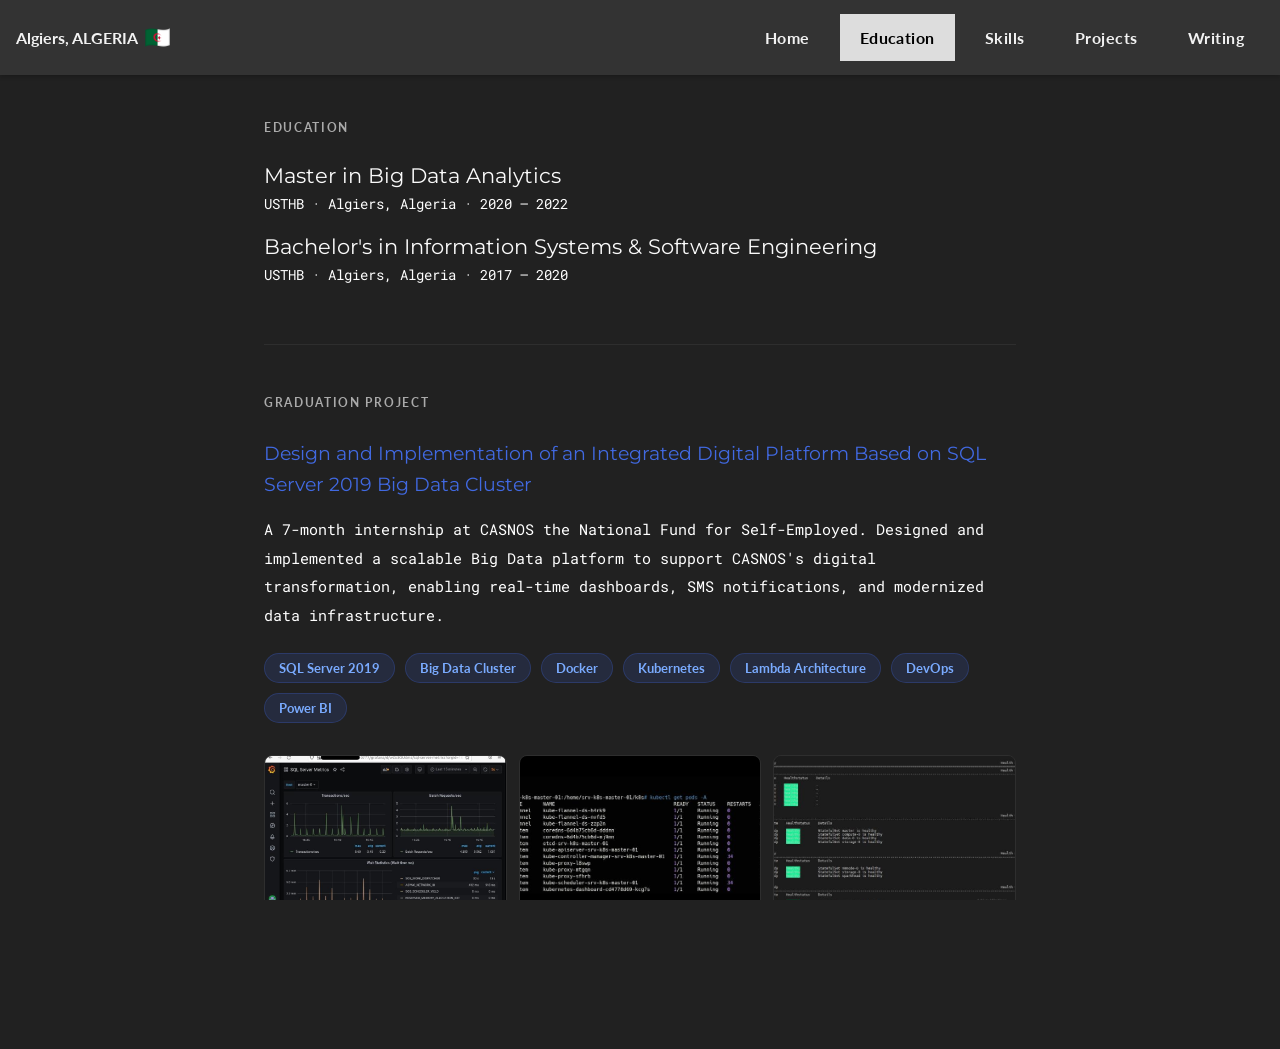
<file: education.html>
<!DOCTYPE html>
<html lang="en">
<head>
    <meta charset="UTF-8">
    <meta name="viewport" content="width=device-width, initial-scale=1.0">
    <title>AGOUDJIL KATIA - Education</title>
    <link rel="stylesheet" href="css/styles.css">
    <style>
        /* ── Education Page ── */
        .edu-container {
            max-width: 800px;
            margin: 120px auto 60px;
            padding: 0 24px;
        }

        .edu-block {
            margin-bottom: 60px;
        }

        .edu-label {
            font-size: 0.75rem;
            text-transform: uppercase;
            letter-spacing: 0.14em;
            color: #aaa;
            font-family: 'Lato', sans-serif;
            font-weight: 700;
            margin-bottom: 1.75rem;
        }

        .edu-degree {
            font-family: 'Montserrat', sans-serif;
            font-size: 1.3rem;
            color: #FAFAFA;
            margin-bottom: 6px;
        }

        .edu-meta {
            font-size: 0.9rem;
            color: #FFFFFF;
            font-family: 'Roboto Mono', monospace;
            margin-bottom: 0;
        }

        .divider {
            border: none;
            border-top: 1px solid #2e2e2e;
            margin: 50px 0;
        }

        /* ── Graduation Project ── */
        .project-title {
            font-family: 'Montserrat', sans-serif;
            font-size: 1.2rem;
            color: #4169E1;
            margin-bottom: 16px;
            line-height: 1.6;
        }

        .project-desc {
            font-size: 15px;
            color: #FFFFFF;
            line-height: 1.9;
            margin-bottom: 24px;
            font-family: 'Roboto Mono', monospace;
        }

        .tech-tags {
            display: flex;
            flex-wrap: wrap;
            gap: 10px;
            margin-bottom: 32px;
        }

        .tech-tag {
            font-size: 13px;
            font-family: 'Lato', sans-serif;
            font-weight: 700;
            padding: 6px 14px;
            border-radius: 20px;
            background: rgba(65, 105, 225, 0.15);
            color: #7aabff;
            border: 1px solid rgba(65, 105, 225, 0.25);
        }

        .screenshots-grid {
            display: grid;
            grid-template-columns: repeat(3, 1fr);
            gap: 12px;
            margin-bottom: 28px;
        }

        .screenshots-grid a img {
            width: 100%;
            height: 160px;
            object-fit: cover;
            border-radius: 8px;
            border: 1px solid #2e2e2e;
            transition: border-color 0.2s;
        }

        .screenshots-grid a img:hover {
            border-color: #4169E1;
        }

        .dissertation-btn {
            display: inline-block;
            font-family: 'Lato', sans-serif;
            font-weight: 700;
            font-size: 15px;
            padding: 12px 28px;
            border-radius: 8px;
            background: #4169E1;
            color: #fff;
            text-decoration: none;
            transition: background 0.2s;
        }

        .dissertation-btn:hover {
            background: #2a4fc7;
        }

        @media (max-width: 480px) {
            .screenshots-grid {
                grid-template-columns: 1fr;
            }
            .edu-degree {
                font-size: 0.95rem;
            }
        }
    </style>
</head>
<body>

    <nav class="navbar">
        <div class="navbar-left">
            <span>Algiers, ALGERIA &nbsp;</span>
            <img src="images/dz.png" alt="Algerian Flag" class="flag">
        </div>
        <div class="navbar-right">
            <a href="index.html">Home</a>
            <a href="education.html">Education</a>
            <a href="skills.html">Skills</a>
            <a href="project.html">Projects</a>
            <a href="learn.html">Writing</a>
        </div>
    </nav>

    <div class="edu-container">

        <!-- Education -->
        <div class="edu-block">
            <p class="edu-label">Education</p>

            <p class="edu-degree">Master in Big Data Analytics</p>
            <p class="edu-meta">USTHB · Algiers, Algeria · 2020 – 2022</p>

            <br>

            <p class="edu-degree">Bachelor's in Information Systems & Software Engineering</p>
            <p class="edu-meta">USTHB · Algiers, Algeria · 2017 – 2020</p>
        </div>

        <hr class="divider">

        <!-- Graduation Project -->
        <div class="edu-block">
            <p class="edu-label">Graduation Project</p>

            <p class="project-title">Design and Implementation of an Integrated Digital Platform Based on SQL Server 2019 Big Data Cluster</p>

            <p class="project-desc">A 7-month internship at CASNOS the National Fund for Self-Employed. Designed and implemented a scalable Big Data platform to support CASNOS's digital transformation, enabling real-time dashboards, SMS notifications, and modernized data infrastructure.</p>

            <div class="tech-tags">
                <span class="tech-tag">SQL Server 2019</span>
                <span class="tech-tag">Big Data Cluster</span>
                <span class="tech-tag">Docker</span>
                <span class="tech-tag">Kubernetes</span>
                <span class="tech-tag">Lambda Architecture</span>
                <span class="tech-tag">DevOps</span>
                <span class="tech-tag">Power BI</span>
            </div>

            <div class="screenshots-grid">
                <a href="https://github.com/agkatia/My-graduation-Project-USTHB/tree/main" target="_blank">
                    <img src="images/dashboard.jpg" alt="Dashboard Screenshot">
                </a>
                <a href="https://github.com/agkatia/My-graduation-Project-USTHB/tree/main" target="_blank">
                    <img src="images/cmd.jpg" alt="Command Line Screenshot">
                </a>
                <a href="https://github.com/agkatia/My-graduation-Project-USTHB/tree/main" target="_blank">
                    <img src="images/result.jpg" alt="Result Screenshot">
                </a>
            </div>

            <a class="dissertation-btn" href="https://github.com/agkatia/My-graduation-Project-USTHB/blob/main/Final%20Dissertation%20Big%20Data%20Cluster.pdf" target="_blank">
                Read the Dissertation ↗
            </a>
        </div>

    </div>

    <script>
        const navLinks = document.querySelectorAll('.navbar-right a');
        navLinks.forEach(link => {
            if (link.href === window.location.href) {
                link.classList.add('active');
            }
        });
    </script>

</body>
</html>
</file>
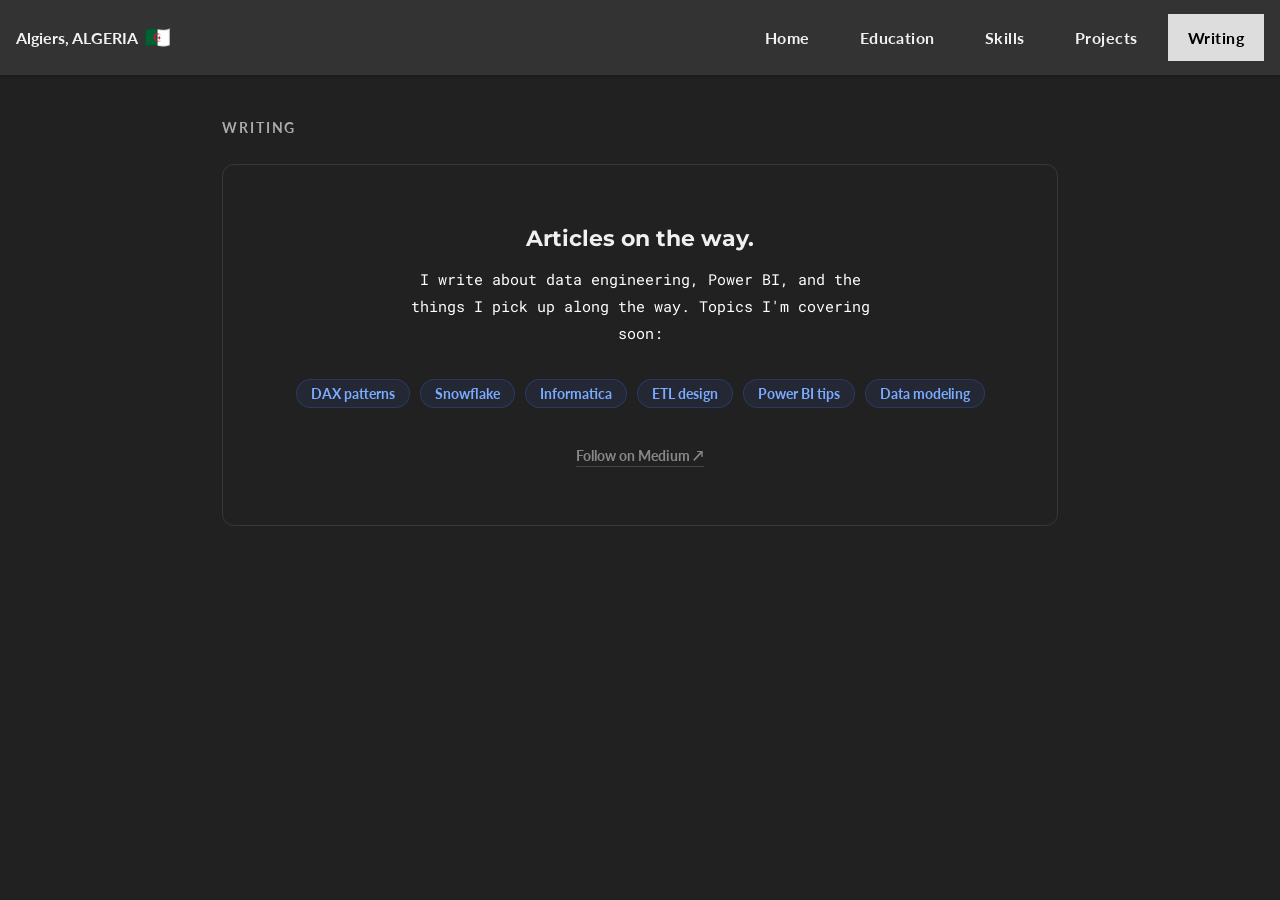
<file: learn.html>
<!DOCTYPE html>
<html lang="en">
<head>
    <meta charset="UTF-8">
    <meta name="viewport" content="width=device-width, initial-scale=1.0">
    <title>AGOUDJIL KATIA - Writing</title>
    <link rel="stylesheet" href="css/styles.css">
    <style>
        .writing-container {
            max-width: 900px;
            margin: 120px auto 80px;
            padding: 0 32px;
        }
        .sec-label {
            font-size: 0.85rem;
            text-transform: uppercase;
            letter-spacing: 0.14em;
            color: #aaa;
            font-family: 'Lato', sans-serif;
            font-weight: 700;
            margin-bottom: 1.75rem;
            display: block;
        }
        .coming-block {
            border: 1px solid #383838;
            border-radius: 12px;
            padding: 60px 40px;
            text-align: center;
        }
        .coming-title {
            font-size: 22px;
            font-weight: 700;
            font-family: 'Montserrat', sans-serif;
            color: #f0f0f0;
            margin: 0 0 14px;
        }
        .coming-sub {
            font-size: 15px;
            color: #FFFFFF;
            font-family: 'Roboto Mono', monospace;
            line-height: 1.8;
            margin: 0 0 32px;
            max-width: 480px;
            margin-left: auto;
            margin-right: auto;
        }
        .topics {
            display: flex;
            flex-wrap: wrap;
            gap: 10px;
            justify-content: center;
            margin-bottom: 36px;
        }
        .topic {
            font-size: 14px;
            font-weight: 700;
            font-family: 'Lato', sans-serif;
            padding: 5px 14px;
            border-radius: 20px;
            background: rgba(65, 105, 225, 0.1);
            color: #7aabff;
            border: 1px solid rgba(65, 105, 225, 0.25);
        }
        .medium-link {
            font-size: 14px;
            font-family: 'Lato', sans-serif;
            font-weight: 700;
            color: #888;
            text-decoration: none;
            border-bottom: 1px solid #444;
            padding-bottom: 2px;
            transition: color 0.2s, border-color 0.2s;
        }
        .medium-link:hover {
            color: #4169E1;
            border-color: #4169E1;
        }
    </style>
</head>
<body>

    <nav class="navbar">
        <div class="navbar-left">
            <span>Algiers, ALGERIA &nbsp;</span>
            <img src="images/dz.png" alt="Algerian Flag" class="flag">
        </div>
        <div class="navbar-right">
            <a href="index.html">Home</a>
            <a href="education.html">Education</a>
            <a href="skills.html">Skills</a>
            <a href="project.html">Projects</a>
            <a href="learn.html">Writing</a>
        </div>
    </nav>

    <div class="writing-container">

        <span class="sec-label">Writing</span>

        <div class="coming-block">
            <p class="coming-title">Articles on the way.</p>
            <p class="coming-sub">I write about data engineering, Power BI, and the things I pick up along the way. Topics I'm covering soon:</p>
            <div class="topics">
                <span class="topic">DAX patterns</span>
                <span class="topic">Snowflake</span>
                <span class="topic">Informatica</span>
                <span class="topic">ETL design</span>
                <span class="topic">Power BI tips</span>
                <span class="topic">Data modeling</span>
            </div>
            <a class="medium-link" href="https://medium.com/@katiaagoudjil" target="_blank">Follow on Medium ↗</a>
        </div>

    </div>

    <script>
        const navLinks = document.querySelectorAll('.navbar-right a');
        navLinks.forEach(link => {
            if (link.href === window.location.href) {
                link.classList.add('active');
            }
        });
    </script>

</body>
</html>
</file>
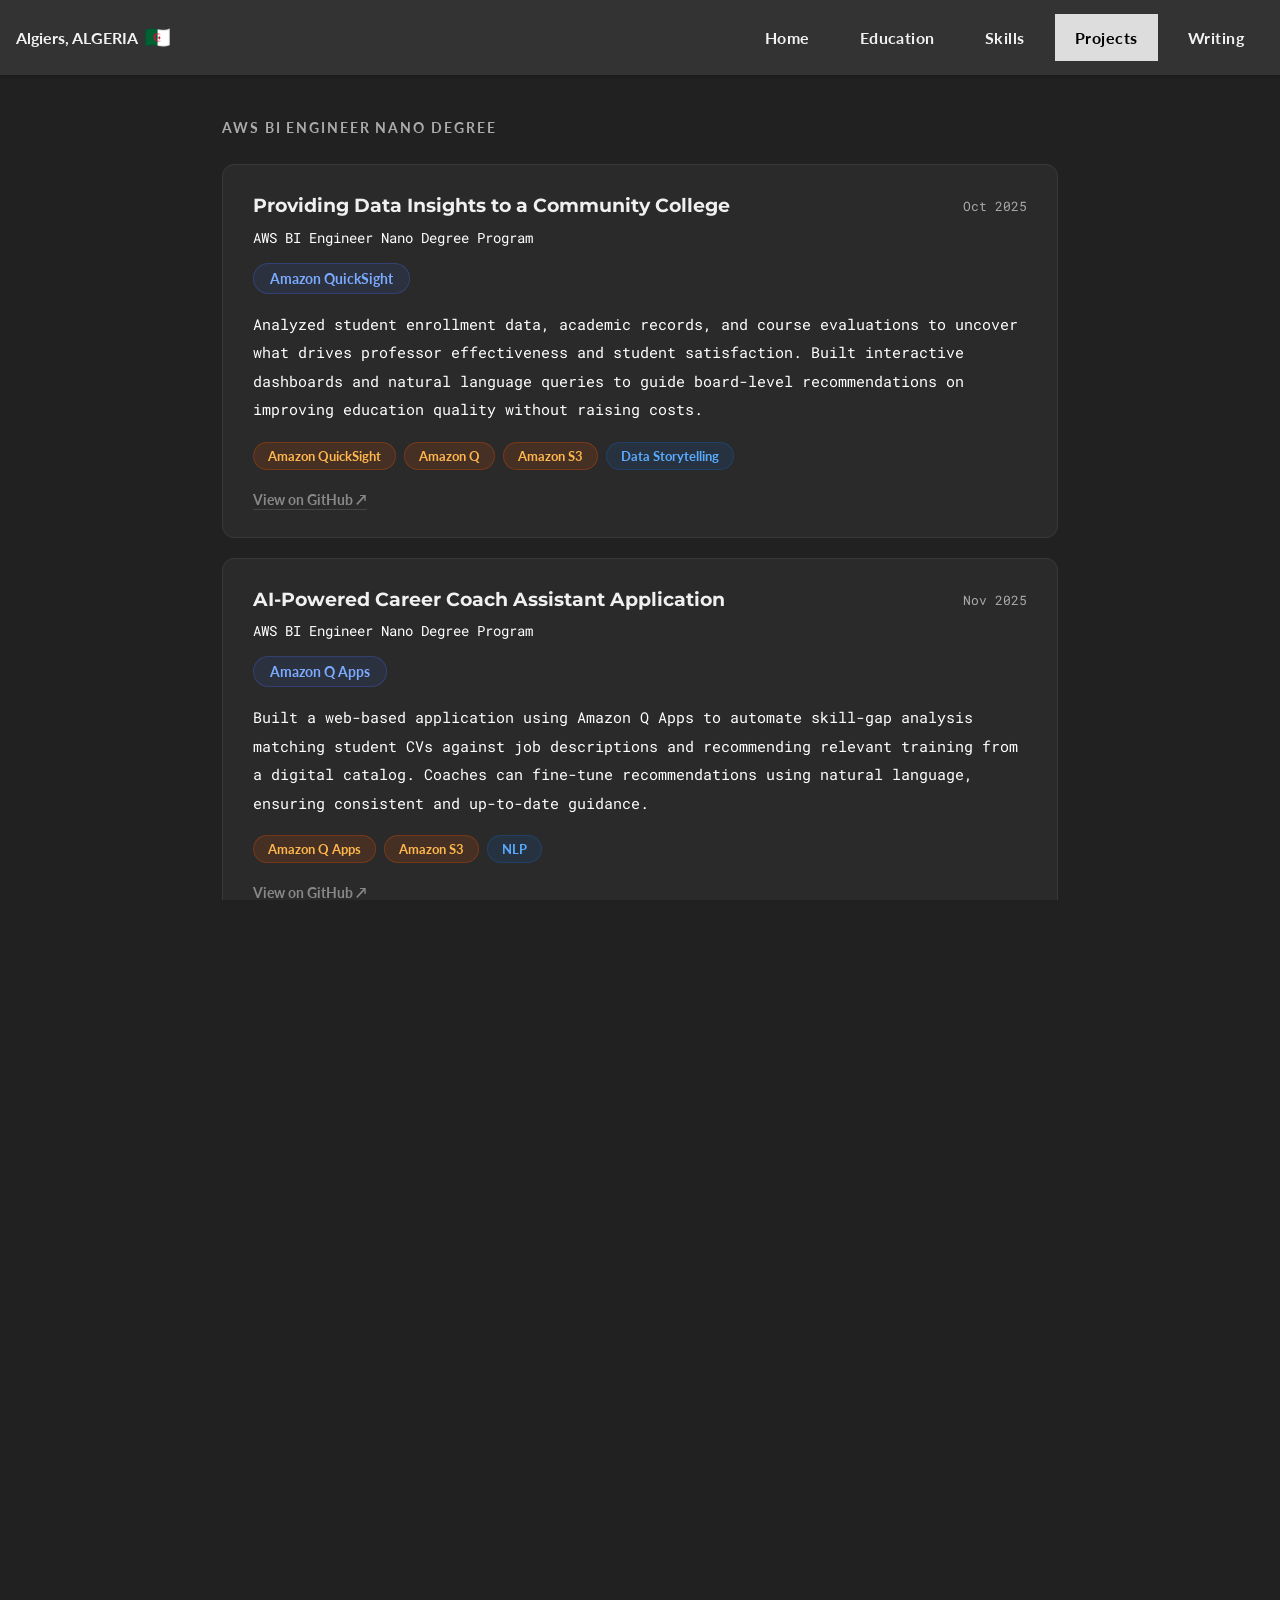
<file: project.html>
<!DOCTYPE html>
<html lang="en">
<head>
    <meta charset="UTF-8">
    <meta name="viewport" content="width=device-width, initial-scale=1.0">
    <title>AGOUDJIL KATIA - Projects</title>
    <link rel="stylesheet" href="css/styles.css">
    <style>
        .projects-container {
            max-width: 900px;
            margin: 120px auto 80px;
            padding: 0 32px;
        }
        .sec-label {
            font-size: 0.85rem;
            text-transform: uppercase;
            letter-spacing: 0.14em;
            color: #aaa;
            font-family: 'Lato', sans-serif;
            font-weight: 700;
            margin-bottom: 1.75rem;
            display: block;
        }
        .proj-card {
            background: #2a2a2a;
            border: 1px solid #383838;
            border-radius: 12px;
            padding: 28px 30px;
            margin-bottom: 20px;
            transition: border-color 0.2s;
        }
        .proj-card:hover {
            border-color: #4169E1;
        }
        .proj-header {
            display: flex;
            align-items: flex-start;
            justify-content: space-between;
            gap: 12px;
            margin-bottom: 8px;
        }
        .proj-title {
            font-size: 19px;
            font-weight: 700;
            font-family: 'Montserrat', sans-serif;
            color: #f0f0f0;
            line-height: 1.4;
            margin: 0;
        }
        .proj-date {
            font-size: 13px;
            color: #aaa;
            font-family: 'Roboto Mono', monospace;
            white-space: nowrap;
            padding-top: 4px;
        }
        .proj-org {
            font-size: 14px;
            color: #FFFFFF;
            font-family: 'Roboto Mono', monospace;
            margin: 6px 0 16px;
        }
        .kpi-badge {
            display: inline-flex;
            align-items: center;
            gap: 6px;
            font-size: 14px;
            font-weight: 700;
            font-family: 'Lato', sans-serif;
            padding: 6px 16px;
            border-radius: 20px;
            background: rgba(65, 105, 225, 0.12);
            color: #7aabff;
            border: 1px solid rgba(65, 105, 225, 0.3);
            margin-bottom: 16px;
        }
        .proj-desc {
            font-size: 15px;
            color: #FFFFFF;
            line-height: 1.9;
            font-family: 'Roboto Mono', monospace;
            margin-bottom: 18px;
        }
        .proj-tags {
            display: flex;
            flex-wrap: wrap;
            gap: 8px;
            margin-bottom: 18px;
        }
        .tag {
            font-size: 13px;
            font-weight: 700;
            font-family: 'Lato', sans-serif;
            padding: 5px 14px;
            border-radius: 20px;
            border: 0.5px solid;
        }
        .tag-blue   { background: rgba(21,101,192,0.15); color: #5aabff; border-color: rgba(21,101,192,0.3); }
        .tag-purple { background: rgba(103,58,183,0.15); color: #b39ddb; border-color: rgba(103,58,183,0.3); }
        .tag-amber  { background: rgba(230,81,0,0.15);   color: #ffb74d; border-color: rgba(230,81,0,0.3); }
        .tag-teal   { background: rgba(0,137,123,0.15);  color: #4db6ac; border-color: rgba(0,137,123,0.3); }
        .proj-link {
            font-size: 14px;
            font-family: 'Lato', sans-serif;
            font-weight: 700;
            color: #888;
            text-decoration: none;
            border-bottom: 1px solid #444;
            padding-bottom: 1px;
            transition: color 0.2s, border-color 0.2s;
        }
        .proj-link:hover {
            color: #4169E1;
            border-color: #4169E1;
        }
        .divider {
            border: none;
            border-top: 1px solid #2e2e2e;
            margin: 2.5rem 0;
        }
        @media (max-width: 600px) {
            .proj-header { flex-direction: column; gap: 4px; }
            .proj-date { padding-top: 0; }
        }
    </style>
</head>
<body>

    <nav class="navbar">
        <div class="navbar-left">
            <span>Algiers, ALGERIA &nbsp;</span>
            <img src="images/dz.png" alt="Algerian Flag" class="flag">
        </div>
        <div class="navbar-right">
            <a href="index.html">Home</a>
            <a href="education.html">Education</a>
            <a href="skills.html">Skills</a>
            <a href="project.html">Projects</a>
            <a href="learn.html">Writing</a>
        </div>
    </nav>

    <div class="projects-container">

        <!-- AWS Nano Degree -->
        <span class="sec-label">AWS BI Engineer Nano Degree</span>

        <div class="proj-card">
            <div class="proj-header">
                <p class="proj-title">Providing Data Insights to a Community College</p>
                <span class="proj-date">Oct 2025</span>
            </div>
            <p class="proj-org">AWS BI Engineer Nano Degree Program</p>
            <div class="kpi-badge">Amazon QuickSight</div>
            <p class="proj-desc">Analyzed student enrollment data, academic records, and course evaluations to uncover what drives professor effectiveness and student satisfaction. Built interactive dashboards and natural language queries to guide board-level recommendations on improving education quality without raising costs.</p>
            <div class="proj-tags">
                <span class="tag tag-amber">Amazon QuickSight</span>
                <span class="tag tag-amber">Amazon Q</span>
                <span class="tag tag-amber">Amazon S3</span>
                <span class="tag tag-blue">Data Storytelling</span>
            </div>
            <a class="proj-link" href="https://github.com/katia-agoudjil/AWS_BI_Engineer_NanoDegree_Notes" target="_blank">View on GitHub ↗</a>
        </div>

        <div class="proj-card">
            <div class="proj-header">
                <p class="proj-title">AI-Powered Career Coach Assistant Application</p>
                <span class="proj-date">Nov 2025</span>
            </div>
            <p class="proj-org">AWS BI Engineer Nano Degree Program</p>
            <div class="kpi-badge">Amazon Q Apps</div>
            <p class="proj-desc">Built a web-based application using Amazon Q Apps to automate skill-gap analysis matching student CVs against job descriptions and recommending relevant training from a digital catalog. Coaches can fine-tune recommendations using natural language, ensuring consistent and up-to-date guidance.</p>
            <div class="proj-tags">
                <span class="tag tag-amber">Amazon Q Apps</span>
                <span class="tag tag-amber">Amazon S3</span>
                <span class="tag tag-blue">NLP</span>
            </div>
            <a class="proj-link" href="https://github.com/katia-agoudjil/AWS_BI_Engineer_NanoDegree_Notes" target="_blank">View on GitHub ↗</a>
        </div>

        <hr class="divider">

        <!-- Professional Projects -->
        <span class="sec-label">Professional Projects</span>

        <div class="proj-card">
            <div class="proj-header">
                <p class="proj-title">DSIS CNAS: Provision of Services Component</p>
                <span class="proj-date">Aug 2023 – Mar 2026</span>
            </div>
            <p class="proj-org">General Directorate of National Social Security Fund</p>
            <div class="kpi-badge">211 KPIs · 15+ dashboards · 200+ users</div>
            <p class="proj-desc">Built a decision support system to monitor expenditure and cost evolution across all CNAS agencies. Architected the full BI stack from ETL pipelines to OLAP cube to Power BI visualizations, serving 300+ users nationwide.</p>
            <div class="proj-tags">
                <span class="tag tag-purple">Power BI</span>
                <span class="tag tag-purple">SSAS</span>
                <span class="tag tag-blue">SSRS</span>
                <span class="tag tag-blue">Azure DevOps</span>
                <span class="tag tag-teal">Oracle</span>
            </div>
        </div>

        <div class="proj-card">
            <div class="proj-header">
                <p class="proj-title">DSIS CNAS: Revenue & Recovery Component</p>
                <span class="proj-date">Dec 2022 – Aug 2023</span>
            </div>
            <p class="proj-org">General Directorate of National Social Security Fund</p>
            <div class="kpi-badge">190 KPIs · 20+ dashboards · 60% reduction in DB maintenance</div>
            <p class="proj-desc">Designed automated ETL pipelines to track contribution evolution and financial balance across all CNAS agencies. Implemented data quality controls, OLAP backups, and monitoring via Zabbix reducing database maintenance overhead by 60%.</p>
            <div class="proj-tags">
                <span class="tag tag-teal">Oracle ETL</span>
                <span class="tag tag-purple">SSIS</span>
                <span class="tag tag-blue">Zabbix</span>
                <span class="tag tag-amber">DORADO HUAWEI</span>
            </div>
        </div>

    </div>

    <script>
        const navLinks = document.querySelectorAll('.navbar-right a');
        navLinks.forEach(link => {
            if (link.href === window.location.href) {
                link.classList.add('active');
            }
        });
    </script>

</body>
</html>
</file>
<file: css/styles.css>
@import 'https://fonts.googleapis.com/css?family=Roboto+Mono:100';
@import url('https://fonts.googleapis.com/css2?family=Montserrat:wght@700&display=swap');
@import url('https://fonts.googleapis.com/css2?family=Lato:wght@700&display=swap');
@import url('https://fonts.googleapis.com/css2?family=Roboto+Slab:wght@700&display=swap');

html, body {
    font-family: 'Roboto Mono', monospace;
    background: #212121;
    height: 100%;
    margin: 0;
    padding: 0;
    overflow-x: hidden; /* Prevent horizontal scrollbar */
    box-sizing: border-box;
}

*, *::before, *::after {
    box-sizing: inherit;
}

.navbar {
    background-color: #333;
    padding: 14px 16px;
    position: fixed;
    width: 100%;
    top: 0;
    display: flex;
    justify-content: space-between; /* Space between left and right sections */
    align-items: center; /* Vertically center the content */
    box-shadow: 0 2px 4px rgba(0, 0, 0, 0.2);
    z-index: 10; /* Ensure navbar is above other elements */
}

.navbar-left {
    display: flex;
    align-items: center;
}

.flag {
    width: 25px; /* Adjust the size of the flag */
    height: auto;
    margin-right: 20px; /* Space between the flag and text */
}

.navbar-left span {
    color: #f2f2f2;
    font-size: 16px;
}

/* Navbar links */
.navbar-right a {
    display: inline-block;
    color: #f2f2f2;
    text-align: center;
    padding: 14px 20px;
    text-decoration: none;
    white-space: nowrap;
    transition: background-color 0.3s, color 0.3s;
    font-size: 16px;
}

.navbar-right a:hover, .navbar-right a.active {
    background-color: #ddd;
    color: black;
}
.navbar-right a {
    font-family: 'Lato', sans-serif;
    font-weight: 700;
    letter-spacing: 0.03em;
}

.navbar-left span {
    font-family: 'Lato', sans-serif;
    font-weight: 700;
}
.profile-picture-container {
    display: flex;
    flex-direction: column; /* Stack elements vertically */
    align-items: center; /* Center-align the content */
    margin-bottom: 20px; /* Space below the profile picture */
}

.profile-picture {
    width: 300px; /* Adjust the size of the profile picture */
    height: 300px;
    border-radius: 50%; /* Make it circular */
    object-fit: cover; /* Ensure the image covers the circle */
    margin-top: 20px; /* Add space above the image */
    box-shadow: -50px -50px 0 -40px var(--red), 50px 50px 0 -40px var(--red); /* Add shadow to restore frame effect */
}

.introduction-container {
    display: flex;
    flex-direction: column;
    align-items: center;
    justify-content: center; /* Center content vertically */
    min-height: 20px; /* Adjust height as needed */
    text-align: center; /* Center-align text within the container */
    margin: 0 auto; /* Center container horizontally */
    padding: 20px; /* Reduced padding for better readability */
    margin-top: -100px; /* Reduced space above the introduction */
}

.introduction {
    font-family: 'Roboto Mono', monospace; /* Different font for introduction */
    max-width: 800px; /* Limit the width for better readability */
    color: #FAFAFA; /* Set text color to white */
    font-size: 20px; /* Adjust font size for readability */
    text-align: center; /* Center the text */
    margin: 5px; /* Reduced margin for better spacing */
}

:root {
  --red: #4169E1;
  --bgColor: bisque;
}

* {
  margin: 0;
  padding: 0;
  box-sizing: border-box;
}

.wrapper {
  margin-top: 20px;
  height: 30vh;
  width: auto;
  display: flex;
  justify-content: center;
  align-items: center;
  font-family: 'Roboto Slab', serif;
  color: #ffffff;
  font-size: 20px; 
}

.effect-wrapper {
  text-align: center;
  font-weight: normal;
}

#typed {
  font-weight: bold;
  color: #4169E1;
}

.cursor {
  display: inline-block;
  background-color: #b0ff95;
  animation: blinker 900ms infinite;
}

.cursor.typing-true {
  animation: none;
}

@keyframes blinker {
  0% { background-color: #4169E1; }
  50% { background-color: transparent; }
  100% { background-color: #4169E1; }
}

/* Define a custom class for extra bold text */
.extra-bold { font-family: 'Montserrat', sans-serif; }

.social-links {
  display: flex;
  justify-content: center; /* Center-align the icons */
  margin-top: 80px; /* Add space above the icons */
  flex-wrap: wrap; /* Allow icons to wrap on small screens */
}

.social-icon {
  width: 45px; /* Adjust the size of the icons */
  height: 45px;
  margin: 10px; /* Space around the icons for better wrapping */
  transition: transform 0.3s; /* Add a transition effect */
}

.social-icon:hover {
  transform: scale(1.2); /* Scale up the icon on hover */
}

/* Responsive adjustments */
@media (max-width: 768px) {
  .navbar-right {
    display: flex;
    flex-direction: column;
    align-items: center; /* Center align the links */
  }

  .navbar-right a {
    padding: 10px;
    font-size: 14px;
    width: 100%; /* Make links take full width */
    text-align: center; /* Center align text */
  }

  .profile-picture {
    width: 200px; /* Adjust the size of the profile picture */
    height: 200px;
  
  }

  .introduction {
    font-size: 18px; /* Adjust font size for smaller screens */
  margin-bottom: 100px;
    margin-top: 20px;
  }

  .social-links {
    margin-top: 20px; /* Reduce space above icons */
  }

  .social-icon {
    width: 35px; /* Adjust the size of the icons */
    height: 35px;
  }

}

@media (max-width: 480px) {
  .navbar {
    flex-direction: column;
    align-items: flex-start;
  }

  .navbar-left, .navbar-right {
    width: 100%;
    justify-content: center;
    padding: 10px;
  }

  .profile-picture {
    width: 200px; /* Adjust the size of the profile picture */
    height: 200px;
    
  }

  .introduction {
    font-size: 16px; /* Adjust font size for smaller screens */
    margin-bottom: 25px;
    margin-top: 250px;
  }

  .social-icon {
    width: 30px; /* Adjust the size of the icons */
    height: 30px;
  }
  
}
/* ── Education Page ── */
.edu-container {
    max-width: 800px;
    margin: 120px auto 60px;
    padding: 0 24px;
}

.edu-block {
    margin-bottom: 60px;
}

.edu-label {
    font-size: 0.65rem;
    text-transform: uppercase;
    letter-spacing: 0.14em;
    color: #888;
    font-family: 'Lato', sans-serif;
    font-weight: 700;
    margin-bottom: 1.5rem;
}

.edu-degree {
    font-family: 'Montserrat', sans-serif;
    font-size: 1.1rem;
    color: #FAFAFA;
    margin-bottom: 4px;
}

.edu-meta {
    font-size: 0.75rem;
    color: #888;
    font-family: 'Roboto Mono', monospace;
    margin-bottom: 0;
}

.divider {
    border: none;
    border-top: 1px solid #2e2e2e;
    margin: 50px 0;
}

/* ── Graduation Project ── */
.project-title {
    font-family: 'Montserrat', sans-serif;
    font-size: 1rem;
    color: #4169E1;
    margin-bottom: 12px;
    line-height: 1.5;
}

.project-desc {
    font-size: 13px;
    color: #aaa;
    line-height: 1.8;
    margin-bottom: 20px;
    font-family: 'Roboto Mono', monospace;
}

.tech-tags {
    display: flex;
    flex-wrap: wrap;
    gap: 8px;
    margin-bottom: 28px;
}

.tag {
    font-size: 11px;
    font-family: 'Lato', sans-serif;
    font-weight: 700;
    padding: 4px 12px;
    border-radius: 20px;
    background: rgba(65, 105, 225, 0.15);
    color: #7aabff;
    border: 1px solid rgba(65, 105, 225, 0.25);
}

.screenshots-grid {
    display: grid;
    grid-template-columns: repeat(3, 1fr);
    gap: 12px;
    margin-bottom: 28px;
}

.screenshots-grid a img {
    width: 100%;
    height: 160px;
    object-fit: cover;
    border-radius: 8px;
    border: 1px solid #2e2e2e;
    transition: border-color 0.2s;
}

.screenshots-grid a img:hover {
    border-color: #4169E1;
}

.dissertation-btn {
    display: inline-block;
    font-family: 'Lato', sans-serif;
    font-weight: 700;
    font-size: 13px;
    padding: 10px 24px;
    border-radius: 8px;
    background: #4169E1;
    color: #fff;
    text-decoration: none;
    transition: background 0.2s;
}

.dissertation-btn:hover {
    background: #2a4fc7;
}

@media (max-width: 480px) {
    .screenshots-grid {
        grid-template-columns: 1fr;
    }
}

/* ── Skills Page ── */
.skills-container {
    max-width: 1100px;
    margin: 120px auto 60px;
    padding: 0 24px;
}

.skills-label {
    font-size: 0.65rem;
    text-transform: uppercase;
    letter-spacing: 0.14em;
    color: #888;
    font-family: 'Lato', sans-serif;
    font-weight: 700;
    margin-bottom: 2rem;
}

.charts-wrapper {
    display: grid;
    grid-template-columns: repeat(3, 1fr);
    gap: 16px;
    margin-bottom: 16px;
}

.ncharts-wrapper {
    display: grid;
    grid-template-columns: repeat(3, 1fr);
    gap: 16px;
    margin-bottom: 60px;
}

.chart-container,
.nchart-container {
    background-color: #fff;
    border-radius: 10px;
    padding: 10px;
    box-shadow: none;
}
</file>
